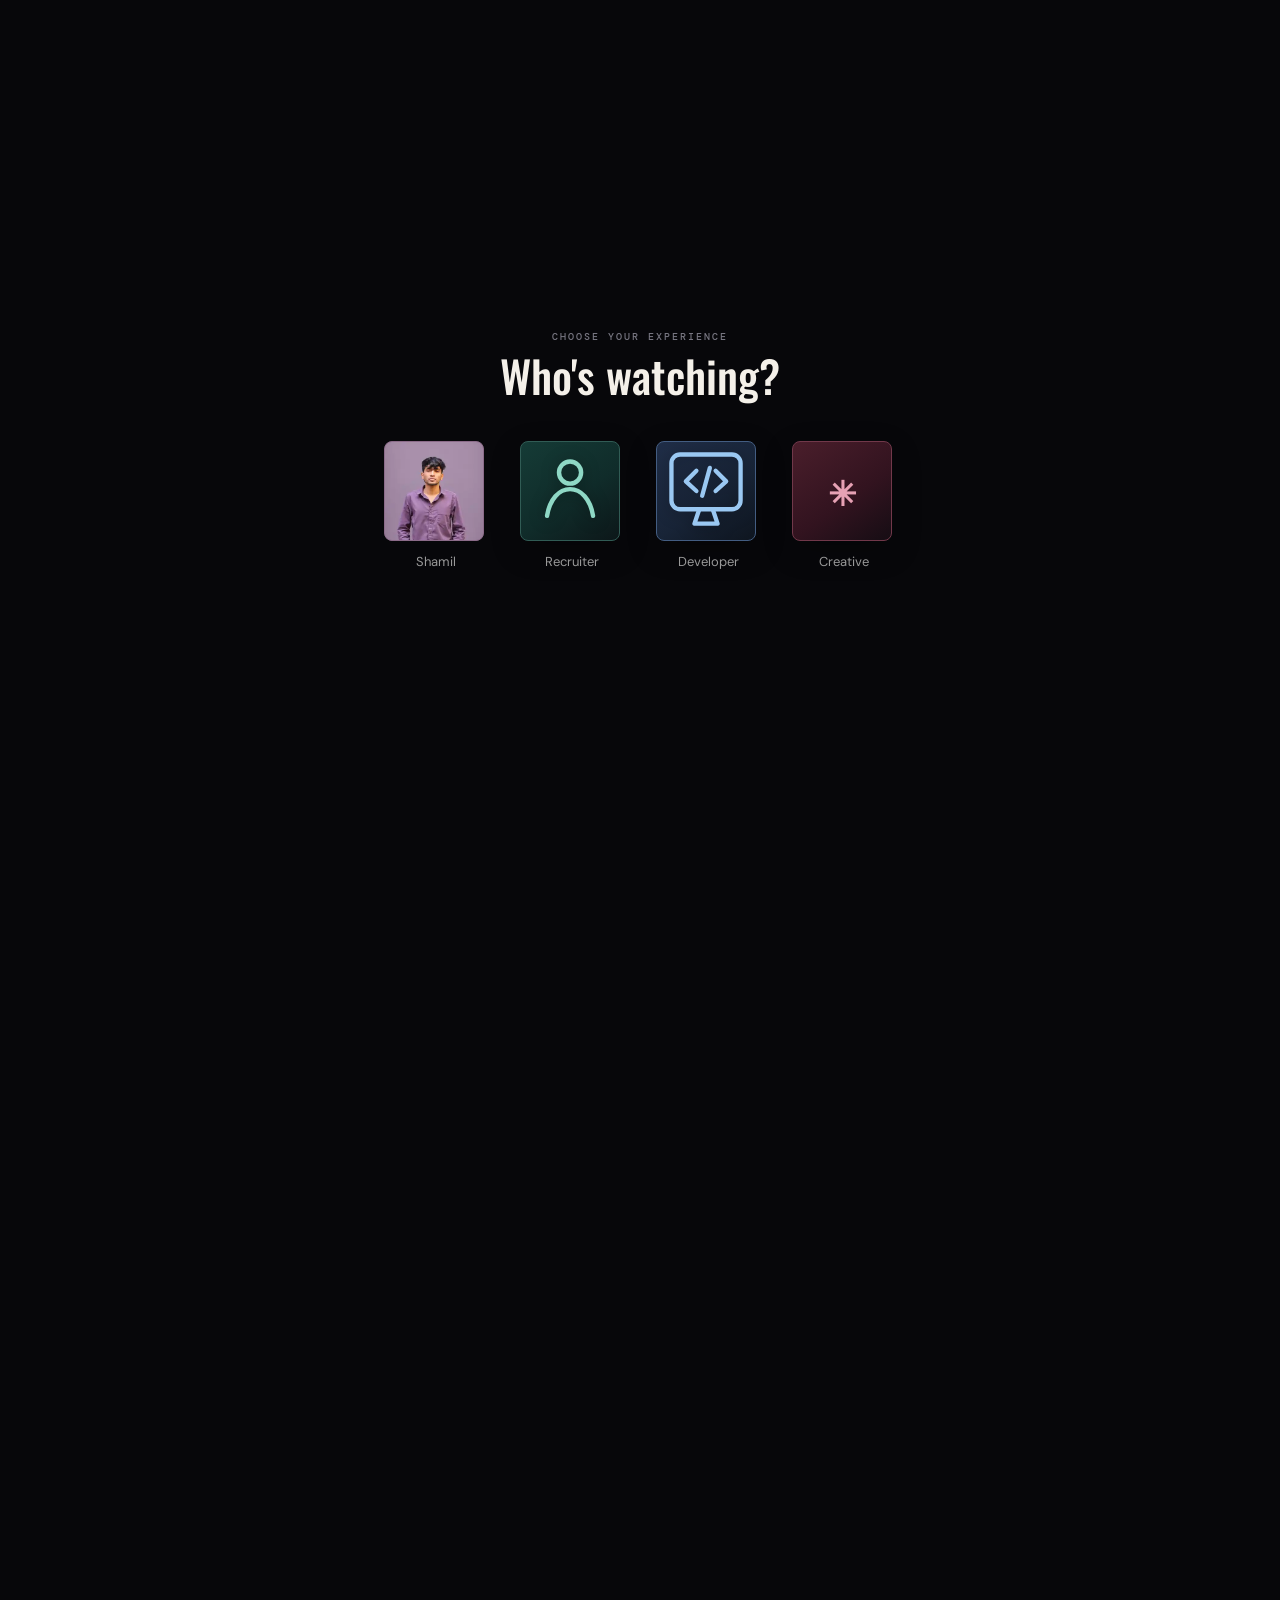
<file: index.html>
<!doctype html>
<html lang="en">
<head>
<meta charset="utf-8"><meta name="viewport" content="width=device-width,initial-scale=1"><meta name="theme-color" content="#07070a">
<title>Shamil Haneefa — The Developer</title>
<meta name="description" content="Shamil Haneefa — Flutter Developer. Explore all 16 projects across mobile apps, CRM workflows, backend products and web builds.">
<meta property="og:title" content="Shamil Haneefa — The Developer"><meta property="og:description" content="A cinematic portfolio of mobile apps, CRM projects and product builds.">
<style>
@import url('https://fonts.googleapis.com/css2?family=DM+Mono:wght@400;500&family=DM+Sans:wght@400;500;600;700&family=Oswald:wght@400;500;600;700&display=swap');
:root{--ink:#07070a;--bone:#f4f0e9;--mist:#b9b7c0;--smoke:#777681;--red:#e5132b;--red2:#ff4964;--teal:#50e3c2;--line:rgba(255,255,255,.13);--gutter:clamp(20px,5vw,76px)}*{box-sizing:border-box}html{scroll-behavior:smooth;background:var(--ink)}body{margin:0;background:var(--ink);color:var(--bone);font-family:'DM Sans',sans-serif;overflow-x:hidden}body.lock{overflow:hidden}a{color:inherit;text-decoration:none}button{font:inherit;cursor:pointer}button:focus-visible,a:focus-visible{outline:2px solid var(--teal);outline-offset:4px}.grain{position:fixed;inset:0;pointer-events:none;z-index:90;opacity:.035;background-image:url("data:image/svg+xml,%3Csvg viewBox='0 0 180 180' xmlns='http://www.w3.org/2000/svg'%3E%3Cfilter id='n'%3E%3CfeTurbulence type='fractalNoise' baseFrequency='.8' numOctaves='4' stitchTiles='stitch'/%3E%3C/filter%3E%3Crect width='100%25' height='100%25' filter='url(%23n)' opacity='.5'/%3E%3C/svg%3E")} .mono,.eyebrow,.meta{font:500 10px 'DM Mono',monospace;letter-spacing:.2em;text-transform:uppercase;color:var(--smoke)}.opening{position:fixed;inset:0;z-index:1000;background:#050506;display:grid;place-items:center;text-align:center;transition:opacity .8s,visibility .8s}.opening.done{opacity:0;visibility:hidden;pointer-events:none}.opening-inner{animation:intro .9s both}.studio{font:500 11px 'DM Mono',monospace;letter-spacing:.25em;color:#aaa;margin-bottom:24px}.studio-mark{width:62px;height:62px;margin:0 auto 28px;border:1px solid #e5e5e5;display:grid;place-items:center;font:600 23px Oswald,sans-serif;transform:rotate(45deg)}.studio-mark span{transform:rotate(-45deg)}.opening h1{font:600 clamp(54px,12vw,142px)/.86 Oswald,sans-serif;letter-spacing:.02em;margin:0;text-transform:uppercase}.opening p{color:#777;font:11px 'DM Mono',monospace;letter-spacing:.24em;margin-top:24px}.skip{position:absolute;right:24px;bottom:24px;border:1px solid #444;background:transparent;color:#aaa;padding:10px 14px;border-radius:3px;font:10px 'DM Mono',monospace;letter-spacing:.1em;text-transform:uppercase}.profiles{position:fixed;inset:0;z-index:999;background:#07070a;display:none;align-content:center;justify-items:center;padding:24px;text-align:center}.profiles.show{display:grid;animation:fade .45s both}.profiles h2{font:500 clamp(26px,5vw,44px) Oswald,sans-serif;margin:0 0 32px}.profile-row{display:flex;gap:20px;flex-wrap:wrap;justify-content:center}.profile-choice{background:none;border:0;color:#999;width:116px}.profile-icon{width:100px;height:100px;border-radius:8px;display:grid;place-items:center;font:600 34px Oswald,sans-serif;background:linear-gradient(135deg,#153c38,#101018);border:1px solid #2b4b48;transition:.25s}.profile-choice:nth-child(2) .profile-icon{background:linear-gradient(135deg,#262f52,#11121a);border-color:#353d6b}.profile-choice:nth-child(3) .profile-icon{background:linear-gradient(135deg,#48201d,#151014);border-color:#66312d}
.profile-choice:first-child .profile-icon{background:#a98ca8 url("assets/shamil-portrait.webp") center 23%/cover no-repeat;border-color:#8b6b89;font-size:0;overflow:hidden}.profile-choice:first-child:hover .profile-icon{outline-color:#f4f0e9}
.profile-choice:nth-child(2) .recruiter-icon{background:linear-gradient(145deg,#153b36 0%,#102c2a 56%,#0c1719 100%)!important;border:1px solid #315c55!important;box-shadow:0 10px 30px rgba(0,0,0,.22)!important;color:#8ed8c5;overflow:hidden;display:grid;place-items:center}.recruiter-icon svg{width:94%;height:94%;overflow:visible;fill:none;stroke:currentColor;stroke-width:4.8;stroke-linecap:round;stroke-linejoin:round;filter:drop-shadow(0 2px 8px rgba(0,0,0,.35))}.profile-choice:nth-child(2):hover .recruiter-icon{outline:2px solid #8ed8c5;transform:scale(1.04)}
.profile-choice:nth-child(3) .developer-icon{background:linear-gradient(145deg,#202e48 0%,#182437 58%,#0e151f 100%)!important;border:1px solid #435d82!important;box-shadow:0 10px 30px rgba(0,0,0,.22)!important;color:#9ac8f2;overflow:hidden;display:grid;place-items:center}.developer-icon svg{width:98%;height:98%;overflow:visible;fill:none;stroke:currentColor;stroke-width:4.5;stroke-linecap:round;stroke-linejoin:round;filter:drop-shadow(0 2px 8px rgba(0,0,0,.32))}.profile-choice:nth-child(3):hover .developer-icon{outline:2px solid #9ac8f2;transform:scale(1.04)}
.profile-choice:nth-child(4) .profile-icon{background:linear-gradient(145deg,#4a1e2b 0%,#32131f 58%,#160d14 100%)!important;border:1px solid #71384a!important;box-shadow:0 10px 30px rgba(0,0,0,.22)!important;color:#e6a1b4;display:grid;place-items:center}.profile-choice:nth-child(4):hover .profile-icon{outline:2px solid #e6a1b4;transform:scale(1.04)}.profile-choice:hover .profile-icon{outline:2px solid var(--bone);transform:scale(1.04)}.profile-choice span:last-child{display:block;margin-top:12px;font-size:13px}.site{opacity:0;transition:opacity .6s}.site.ready{opacity:1}.nav{position:fixed;top:0;left:0;right:0;z-index:80;display:flex;align-items:center;gap:32px;padding:18px var(--gutter);background:linear-gradient(#07070a 0%,rgba(7,7,10,.8) 62%,transparent);transition:background .25s}.brand{font:600 24px Oswald,sans-serif;letter-spacing:.05em}.brand b{color:var(--red2)}.nav-links{display:flex;gap:22px;font-size:12px;color:#c3c0c8}.nav-links a:hover{color:white}.nav-right{margin-left:auto;display:flex;align-items:center;gap:12px}.profile-pill{border:1px solid var(--line);background:rgba(255,255,255,.04);color:#ddd;border-radius:4px;padding:8px 10px;font:10px 'DM Mono',monospace}.hero{min-height:100svh;position:relative;display:flex;align-items:center;padding:150px var(--gutter) 80px;overflow:hidden;background:radial-gradient(ellipse at 75% 40%,rgba(19,93,80,.22),transparent 35%),radial-gradient(ellipse at 90% 20%,rgba(229,19,43,.16),transparent 35%),linear-gradient(100deg,#07070a 0%,#09090e 55%,#080a0d 100%)}.hero:before{content:"";position:absolute;width:min(54vw,690px);aspect-ratio:1;right:4%;top:12%;border:1px solid rgba(80,227,194,.14);border-radius:50%;box-shadow:0 0 0 38px rgba(80,227,194,.025),0 0 0 86px rgba(80,227,194,.02),inset 0 0 100px rgba(80,227,194,.06)}.hero:after{content:"";position:absolute;inset:0;background:linear-gradient(90deg,var(--ink) 0%,rgba(7,7,10,.88) 34%,transparent 78%),linear-gradient(0deg,var(--ink),transparent 26%);pointer-events:none}.hero-copy{position:relative;z-index:2;max-width:760px}.series-mark{font:500 11px 'DM Mono',monospace;letter-spacing:.32em;color:var(--red2);margin-bottom:20px}.hero h1{font:600 clamp(76px,14vw,190px)/.79 Oswald,sans-serif;letter-spacing:-.025em;margin:0;text-transform:uppercase}.hero h1 span{display:block;color:transparent;-webkit-text-stroke:1px rgba(244,240,233,.72)}.hero-sub{font:500 11px 'DM Mono',monospace;letter-spacing:.28em;color:var(--teal);margin:20px 0}.hero-meta{display:flex;flex-wrap:wrap;align-items:center;gap:10px;color:#d5d1d9;font-size:12px}.rating{border:1px solid #6d6a75;padding:2px 5px;font-size:10px}.hero-intro{color:#c1bec7;max-width:590px;font-size:15px;line-height:1.8;margin:24px 0}.actions{display:flex;gap:12px;flex-wrap:wrap}.btn{display:inline-flex;align-items:center;justify-content:center;gap:10px;padding:13px 18px;border:1px solid rgba(255,255,255,.25);border-radius:4px;background:rgba(255,255,255,.04);color:var(--bone);font-weight:600;font-size:13px;transition:.2s}.btn.primary{background:var(--bone);color:#09090c;border-color:var(--bone)}.btn:hover{transform:translateY(-2px);border-color:var(--teal)}.hero-side{position:absolute;right:8%;top:50%;transform:translateY(-50%);z-index:2;text-align:right;width:clamp(280px,38vw,540px);aspect-ratio:1;border-radius:50%;overflow:hidden;border:1px solid rgba(76,220,201,.24);box-shadow:0 0 0 18px rgba(76,220,201,.035),0 0 0 42px rgba(76,220,201,.025),0 30px 90px rgba(0,0,0,.35);background:#101719}.hero-portrait{display:block;width:100%;height:100%;object-fit:cover;object-position:center 25%;filter:saturate(.94);mix-blend-mode:normal}.hero-side .monogram{display:none}.hero-side p{margin-top:14px;font:10px "DM Mono",monospace;letter-spacing:.2em;color:#85838c}.monogram{font:600 clamp(90px,17vw,220px)/.8 Oswald,sans-serif;color:rgba(80,227,194,.08);-webkit-text-stroke:1px rgba(80,227,194,.18);letter-spacing:-.08em}.hero-side p{font:10px 'DM Mono',monospace;letter-spacing:.2em;color:#85838c}.scroll-cue{position:absolute;z-index:2;bottom:30px;left:var(--gutter);font:10px 'DM Mono',monospace;letter-spacing:.2em;color:#777;display:flex;align-items:center;gap:12px}.scroll-cue:before{content:"";width:32px;height:1px;background:var(--red2)}section.content-section{padding:84px 0}.gutter{padding-left:var(--gutter);padding-right:var(--gutter)}.section-head{display:flex;align-items:end;justify-content:space-between;gap:24px;margin-bottom:30px}.section-head h2{font:500 clamp(36px,6vw,68px)/.95 Oswald,sans-serif;text-transform:uppercase;margin:10px 0 0;letter-spacing:.01em}.section-head p{max-width:400px;color:#a6a3ad;font-size:13px;line-height:1.7}.watch-strip{display:grid;grid-template-columns:repeat(3,1fr);gap:12px}.watch-card{position:relative;border:1px solid var(--line);border-radius:5px;overflow:hidden;min-height:160px;padding:22px;background:linear-gradient(135deg,rgba(80,227,194,.12),transparent 55%),#101015}.watch-card:nth-child(2){background:linear-gradient(135deg,rgba(229,19,43,.18),transparent 60%),#101015}.watch-card:nth-child(3){background:linear-gradient(135deg,rgba(111,108,255,.18),transparent 60%),#101015}.watch-card .big{font:600 50px Oswald,sans-serif;color:rgba(255,255,255,.13);position:absolute;right:18px;top:10px}.watch-card h3{font:500 25px Oswald,sans-serif;margin:25px 0 5px}.watch-card p{font-size:12px;color:#a6a3ad;margin:0}.filters{display:flex;gap:8px;flex-wrap:wrap;margin:0 0 24px}.filter{border:1px solid #393841;background:transparent;color:#aaa;padding:8px 12px;border-radius:3px;font:10px 'DM Mono',monospace;text-transform:uppercase;letter-spacing:.08em}.filter.active,.filter:hover{background:var(--bone);color:var(--ink);border-color:var(--bone)}.project-grid{display:grid;grid-template-columns:repeat(3,minmax(0,1fr));gap:14px}.project{border:1px solid rgba(255,255,255,.13);border-radius:6px;overflow:hidden;background:#101015;transition:transform .3s,border-color .3s}.project:hover{transform:translateY(-5px);border-color:rgba(80,227,194,.6)}.poster{height:240px;padding:18px;position:relative;display:flex;flex-direction:column;justify-content:space-between;overflow:hidden;background:radial-gradient(circle at 80% 15%,var(--glow),transparent 45%),linear-gradient(140deg,var(--p1),#09090d 85%)}.poster:after{content:"";position:absolute;width:170px;height:170px;border:1px solid rgba(255,255,255,.2);border-radius:50%;right:-28px;bottom:-55px;box-shadow:0 0 0 22px rgba(255,255,255,.025),0 0 0 52px rgba(255,255,255,.02)}.poster .idx,.poster .tag{font:10px 'DM Mono',monospace;letter-spacing:.16em;color:#ddd;position:relative;z-index:1}.poster .mark{position:relative;z-index:1;font:600 clamp(55px,8vw,100px)/.85 Oswald,sans-serif;letter-spacing:-.04em;color:rgba(255,255,255,.92)}.poster .poster-title{position:relative;z-index:1;font:500 28px/.98 Oswald,sans-serif;text-transform:uppercase;max-width:250px}.project-info{padding:15px 16px 18px}.project-info .type{font:10px 'DM Mono',monospace;color:var(--teal);letter-spacing:.14em;text-transform:uppercase}.project-info h3{font:500 22px Oswald,sans-serif;margin:7px 0}.project-info p{color:#a9a6b0;font-size:12px;line-height:1.65;margin:0 0 14px}.project-foot{display:flex;justify-content:space-between;align-items:center;color:#777;font:10px 'DM Mono',monospace}.text-link{color:var(--bone);border-bottom:1px solid #6d6a75;padding-bottom:3px}.project[hidden]{display:none}.crm-block{margin-top:54px}.crm-title{font:500 clamp(28px,4vw,44px) Oswald,sans-serif;margin:0 0 8px}.crm-note{color:#aaa;font-size:13px;max-width:650px;margin-bottom:22px}.crm-grid{display:grid;grid-template-columns:repeat(3,1fr);gap:12px}.crm-item{border-left:2px solid var(--teal);background:linear-gradient(100deg,rgba(80,227,194,.08),transparent),#101015;padding:20px}.crm-item h4{font:500 23px Oswald,sans-serif;margin:0 0 7px}.crm-item p{font-size:12px;color:#a7a4ad;line-height:1.65;margin:0}.about-layout{display:grid;grid-template-columns:.85fr 1.15fr;gap:50px}.about-lead{font:500 clamp(28px,4.5vw,54px)/1.12 Oswald,sans-serif;margin:0}.about-copy{font-size:14px;line-height:1.9;color:#aaa7b1;margin-top:0}.skill-pills{display:flex;gap:8px;flex-wrap:wrap;margin-top:24px}.skill-pills span{padding:9px 11px;border:1px solid #34333d;border-radius:3px;color:#c5c2cb;font:11px 'DM Mono',monospace}.timeline{border-top:1px solid var(--line)}.timeline-row{display:grid;grid-template-columns:180px 1fr;gap:28px;padding:25px 0;border-bottom:1px solid var(--line)}.timeline-row h3{font:500 24px Oswald,sans-serif;margin:0 0 8px}.timeline-row p{color:#a6a3ad;font-size:13px;line-height:1.75;margin:0;max-width:780px}.contact-band{padding:60px var(--gutter);background:radial-gradient(ellipse at 80% 20%,rgba(80,227,194,.12),transparent 45%),linear-gradient(100deg,#101014,#0a0a0d);border-top:1px solid var(--line);border-bottom:1px solid var(--line)}.contact-band h2{font:500 clamp(44px,8vw,96px)/.9 Oswald,sans-serif;margin:14px 0 20px;text-transform:uppercase}.contact-band p{color:#aaa;max-width:520px;line-height:1.8;font-size:14px}.footer{display:flex;justify-content:space-between;gap:18px;flex-wrap:wrap;padding:25px var(--gutter);font:10px 'DM Mono',monospace;color:#777}.modal{position:fixed;inset:0;z-index:300;background:rgba(0,0,0,.8);backdrop-filter:blur(10px);display:none;place-items:center;padding:20px}.modal.open{display:grid;animation:fade .2s}.modal-box{max-width:650px;width:100%;max-height:85vh;overflow:auto;background:#111116;border:1px solid #44424b;border-radius:8px;padding:clamp(24px,5vw,42px);position:relative}.modal-close{position:absolute;right:15px;top:15px;background:transparent;border:1px solid #555;color:white;width:34px;height:34px;border-radius:50%;font-size:20px}.modal-box h2{font:500 clamp(34px,6vw,56px) Oswald,sans-serif;margin:16px 35px 10px 0}.modal-stack{display:flex;gap:7px;flex-wrap:wrap;margin:20px 0}.modal-stack span{font:10px 'DM Mono',monospace;border:1px solid #444;padding:7px 9px;color:#ccc}.modal-box p{font-size:14px;line-height:1.8;color:#b9b6bf}.modal-box ul{padding-left:20px;color:#c7c4cc;font-size:13px;line-height:1.9}.modal-box .btn{margin-top:10px}.resume-lines{white-space:pre-line;color:#c7c4cc;font-size:13px;line-height:1.9}.hidden{display:none!important}@keyframes intro{from{opacity:0;transform:translateY(14px);letter-spacing:.1em}to{opacity:1;transform:translateY(0)}}@keyframes fade{from{opacity:0}to{opacity:1}}@media(max-width:850px){.nav{gap:16px}.nav-links{gap:12px}.hero-side{right:4%;top:48%;width:clamp(220px,38vw,350px)}.hero-portrait{object-position:center 25%}.hero-side p{max-width:100%}.project-grid{grid-template-columns:repeat(2,minmax(0,1fr))}.crm-grid{grid-template-columns:repeat(2,1fr)}.about-layout{grid-template-columns:1fr;gap:20px}.watch-strip{grid-template-columns:1fr}.watch-card{min-height:125px}.watch-card h3{margin-top:18px}}@media(max-width:560px){.nav{padding-top:14px;padding-bottom:14px}.nav-links{display:none}.hero{padding-top:130px;min-height:92svh}.hero:before{width:90vw;right:-24%;top:16%}.hero-side{right:5%;top:43%;width:clamp(145px,42vw,230px)}.hero-portrait{object-position:center 24%}.hero-side p{font-size:8px}.hero h1{font-size:clamp(74px,20vw,118px)}.hero-intro{font-size:13px;max-width:95%}.hero-meta{font-size:10px}.section-head{display:block}.section-head p{margin-top:15px}.project-grid{grid-template-columns:1fr}.poster{height:230px}.crm-grid{grid-template-columns:1fr}.timeline-row{grid-template-columns:1fr;gap:8px}.timeline-row h3{font-size:22px}.contact-band{padding-top:45px;padding-bottom:45px}.footer{display:block;line-height:2}.profile-icon{width:86px;height:86px}.profile-choice{width:96px}}
/* Final layout overrides: consistent page gutters and stacked section descriptions. */
section.content-section{padding:clamp(68px,7vw,100px) var(--gutter)!important}
section.content-section.gutter{padding-left:var(--gutter)!important;padding-right:var(--gutter)!important}
section.content-section>.gutter{padding-left:0!important;padding-right:0!important}
section[id]{scroll-margin-top:88px}
.section-head{display:flex!important;flex-direction:column!important;align-items:flex-start!important;justify-content:flex-start!important;gap:0!important;width:100%!important;min-width:0!important;margin:0 0 34px!important;padding:0!important}
.section-head>div{display:block!important;width:100%!important;min-width:0!important;flex:none!important}
.section-head h2{display:block!important;width:100%!important;margin:12px 0 0!important;line-height:.98!important;text-align:left!important;overflow-wrap:break-word}
.section-head>p{display:block!important;position:static!important;float:none!important;align-self:flex-start!important;justify-self:start!important;flex:none!important;width:100%!important;max-width:760px!important;margin:18px 0 0!important;text-align:left!important;font-size:13px!important;line-height:1.8!important}
.project-grid,.crm-grid,.watch-strip{width:100%;min-width:0;align-items:stretch;justify-items:stretch}
.project-grid{grid-template-columns:repeat(3,minmax(0,1fr));grid-auto-rows:1fr;column-gap:16px;row-gap:16px}
.project{width:100%;min-width:0;height:100%;display:flex;flex-direction:column}
.project .poster{flex:0 0 230px;min-height:230px}
.project-info{display:flex;flex:1;flex-direction:column;align-items:flex-start;min-width:0}
.project-info p{width:100%;max-width:none;flex:1}
.project-foot{width:100%;gap:10px;align-items:center}
.project-foot span{min-width:0;overflow-wrap:anywhere}
.crm-grid{grid-template-columns:repeat(3,minmax(0,1fr));gap:14px}
.crm-item{height:100%;min-width:0}
.watch-strip{grid-template-columns:repeat(3,minmax(0,1fr));gap:14px}
.watch-card{height:100%;min-width:0}
#staypaw-card{grid-template-columns:minmax(0,1fr);max-width:900px}
.about-layout{grid-template-columns:minmax(0,1fr)!important;gap:22px!important;align-items:start}
.about-lead{max-width:1000px}
.about-copy{max-width:900px}
.timeline-row{align-items:start}
@media(max-width:850px){
 .project-grid{grid-template-columns:repeat(2,minmax(0,1fr))}
 .crm-grid{grid-template-columns:repeat(2,minmax(0,1fr))}
 .watch-strip{grid-template-columns:repeat(2,minmax(0,1fr))}
 .section-head>p{max-width:680px!important}
}
@media(max-width:560px){
 section.content-section{padding:64px var(--gutter)!important}
 .project-grid,.crm-grid,.watch-strip{grid-template-columns:minmax(0,1fr)}
 #staypaw-card{max-width:none}
 .project .poster{flex-basis:220px;min-height:220px}
 .section-head{margin-bottom:28px!important}
 .section-head h2{font-size:clamp(34px,10vw,54px)}
 .section-head>p{max-width:100%!important;margin-top:14px!important}
}
@media(prefers-reduced-motion:reduce){*,*:before,*:after{scroll-behavior:auto!important;animation:none!important;transition:none!important}}

/* Hero portrait: match the reference composition */
.hero:before{display:none!important}
.hero-side{right:8%!important;top:50%!important;width:clamp(440px,38vw,560px)!important;aspect-ratio:1;border-radius:50%;overflow:visible;box-shadow:none!important;border:0!important}
.hero-portrait{width:100%;height:100%;object-fit:cover;object-position:center 25%}
@media(max-width:850px){.hero-side{right:4%!important;width:clamp(220px,34vw,350px)!important}}
@media(max-width:560px){.hero-side{right:5%!important;top:43%!important;width:clamp(145px,42vw,230px)!important}}

/* Hero portrait accent rings outside the image circle */
.hero-side{
  overflow:visible!important;
  isolation:isolate;
  box-shadow:none!important;
  background:transparent!important;
}
.hero-side::before,
.hero-side::after{
  content:"";
  position:absolute;
  inset:-7%;
  border-radius:50%;
  pointer-events:none;
  z-index:0;
}
.hero-side::before{
  border:1px solid rgba(76,220,201,.28);
  box-shadow:0 0 0 18px rgba(76,220,201,.045),0 0 0 42px rgba(76,220,201,.025);
}
.hero-side::after{
  inset:-15%;
  border:1px solid rgba(229,19,43,.10);
  box-shadow:0 0 0 26px rgba(229,19,43,.025);
}
.hero-portrait{
  position:relative;
  z-index:1;
  display:block;
  width:100%;
  height:100%;
  border-radius:50%;
  object-fit:cover;
  object-position:center 25%;
  border:1px solid rgba(76,220,201,.24);
  box-shadow:0 30px 90px rgba(0,0,0,.35);
}
@media(max-width:560px){
  .hero-side::before{inset:-6%;box-shadow:0 0 0 10px rgba(76,220,201,.04),0 0 0 23px rgba(76,220,201,.025)}
  .hero-side::after{inset:-13%;box-shadow:0 0 0 14px rgba(229,19,43,.02)}
}


/* Cinematic motion pass — restrained, responsive, and reduced-motion aware */
@keyframes heroCopyIn{from{opacity:0;transform:translate3d(0,24px,0)}to{opacity:1;transform:translate3d(0,0,0)}}
@keyframes portraitIn{from{opacity:0;transform:translate3d(28px,-50%,0) scale(.965)}to{opacity:1;transform:translate3d(0,-50%,0) scale(1)}}
@keyframes ringBreathe{0%,100%{transform:scale(1);opacity:.82}50%{transform:scale(1.025);opacity:1}}
@keyframes accentDrift{0%,100%{transform:translate3d(0,0,0)}50%{transform:translate3d(0,-8px,0)}}
@keyframes navEnter{from{opacity:0;transform:translateY(-7px)}to{opacity:1;transform:translateY(0)}}
#site.ready .hero-copy{animation:heroCopyIn .8s cubic-bezier(.2,.7,.2,1) both}
#site.ready .hero-side{animation:portraitIn 1s cubic-bezier(.2,.7,.2,1) .12s both}
#site.ready .hero-side::before{animation:ringBreathe 7s ease-in-out 1.1s infinite}
#site.ready .hero-side::after{animation:ringBreathe 9s ease-in-out 1.5s infinite reverse}
#site.ready .nav-links a{animation:navEnter .45s ease both}
#site.ready .nav-links a:nth-child(2){animation-delay:.04s}
#site.ready .nav-links a:nth-child(3){animation-delay:.08s}
#site.ready .nav-links a:nth-child(4){animation-delay:.12s}
#site.ready .nav-links a:nth-child(5){animation-delay:.16s}
#site.ready .hero .eyebrow{animation:heroCopyIn .55s ease .08s both}
#site.ready .hero .hero-meta{animation:heroCopyIn .6s ease .25s both}
#site.ready .hero .hero-actions{animation:heroCopyIn .65s ease .32s both}
#site.ready .hero .scroll-cue{animation:heroCopyIn .7s ease .6s both}
.nav-links a{transition:color .22s ease,opacity .22s ease}
.nav-links a:hover{color:var(--accent,#54e2cc);opacity:1}
.nav-links a::after{transition:transform .24s ease}
.project,.crm-item,.skill-card,.timeline-item,.about-card{transition:transform .28s ease,border-color .28s ease,background-color .28s ease,box-shadow .28s ease}
.project:hover,.crm-item:hover,.skill-card:hover,.timeline-item:hover,.about-card:hover{transform:translateY(-5px);border-color:rgba(76,220,201,.42);box-shadow:0 16px 38px rgba(0,0,0,.2)}
.poster{transition:filter .3s ease,background-size .4s ease}
.project:hover .poster{filter:saturate(1.12) brightness(1.06)}
button,a,.text-link{ -webkit-tap-highlight-color:transparent}
button:not(:disabled){transition:transform .2s ease,filter .2s ease,border-color .2s ease,background-color .2s ease}
button:not(:disabled):hover{filter:brightness(1.06)}
button:not(:disabled):active{transform:translateY(1px) scale(.99)}
.hero-side::before,.hero-side::after{transform-origin:center}
#site.motion-ready .motion-reveal{opacity:0;transform:translate3d(0,22px,0);transition:opacity .65s ease,transform .65s cubic-bezier(.2,.7,.2,1)}
#site.motion-ready .motion-reveal.is-visible{opacity:1;transform:translate3d(0,0,0)}
#site.motion-ready .project.motion-reveal:nth-child(3n+2){transition-delay:.07s}
#site.motion-ready .project.motion-reveal:nth-child(3n){transition-delay:.13s}
#site.motion-ready .crm-item.motion-reveal:nth-child(3n+2){transition-delay:.06s}
#site.motion-ready .crm-item.motion-reveal:nth-child(3n){transition-delay:.12s}
@media(max-width:850px){
  .project:hover,.crm-item:hover,.skill-card:hover,.timeline-item:hover,.about-card:hover{transform:translateY(-2px)}
  #site.ready .hero-side::before,#site.ready .hero-side::after{animation:none}
}
@media(prefers-reduced-motion:reduce){
  #site.ready .hero-copy,#site.ready .hero-side,#site.ready .nav-links a,#site.ready .hero .eyebrow,#site.ready .hero .hero-meta,#site.ready .hero .hero-actions,#site.ready .hero .scroll-cue,
  #site.ready .hero-side::before,#site.ready .hero-side::after{animation:none!important}
  #site.motion-ready .motion-reveal{opacity:1!important;transform:none!important;transition:none!important}
  .project,.crm-item,.skill-card,.timeline-item,.about-card,button,a,.text-link{transition:none!important}
}


/* Hero alignment correction: reserve a real column for the portrait and preserve vertical centering during animation */
@media(min-width:851px){
  .hero-copy{width:48vw;max-width:720px;min-width:0}
  .hero h1{font-size:clamp(76px,10.8vw,166px);line-height:.82;overflow-wrap:normal}
  .hero-intro{max-width:540px}
  .hero-side{right:7%!important;top:50%!important;width:clamp(400px,36vw,540px)!important;transform:translateY(-50%)}
}
@media(min-width:851px) and (max-width:1100px){
  .hero-copy{width:46vw}
  .hero h1{font-size:clamp(72px,9.7vw,118px)}
  .hero-side{right:4%!important;width:clamp(360px,38vw,420px)!important}
}
@media(max-width:850px){
  .hero{align-items:flex-start;padding-top:clamp(150px,22vh,210px);padding-bottom:100px;min-height:100svh}
  .hero-copy{width:100%;max-width:600px}
  .hero h1{font-size:clamp(76px,12vw,120px);line-height:.82}
  .hero-side{top:auto!important;right:8%!important;bottom:8%!important;width:clamp(220px,32vw,300px)!important;transform:none}
  .hero-side::before{inset:-6%}
  .hero-side::after{inset:-12%}
}
@media(max-width:560px){
  .hero{padding-top:135px;padding-bottom:320px;min-height:100svh}
  .hero-copy{max-width:100%}
  .hero h1{font-size:clamp(68px,17vw,102px);line-height:.84}
  .hero-sub{margin:15px 0}
  .hero-meta{max-width:100%;gap:7px}
  .hero-intro{max-width:100%;font-size:13px;line-height:1.65;margin:18px 0}
  .hero-side{right:12%!important;bottom:54px!important;top:auto!important;width:clamp(170px,48vw,220px)!important;transform:none}
  .hero-side::before{inset:-6%;box-shadow:0 0 0 10px rgba(76,220,201,.04),0 0 0 23px rgba(76,220,201,.025)}
  .hero-side::after{inset:-13%;box-shadow:0 0 0 14px rgba(229,19,43,.02)}
  .scroll-cue{bottom:18px}
}

</style>
</head>
<body class="lock">
<div class="grain"></div>
<div class="opening" id="opening"><div class="opening-inner"><div class="studio-mark"><span>SH</span></div><div class="studio">A SHAMIL ORIGINAL</div><h1>THE<br>SERIES</h1><p>FLUTTER DEVELOPER · MOBILE PRODUCTS</p></div><button class="skip" id="skip-intro">Skip intro ↗</button></div>
<div class="profiles" id="profiles"><div class="eyebrow">Choose your experience</div><h2>Who's watching?</h2><div class="profile-row"><button class="profile-choice" data-profile="shamil"><span class="profile-icon portrait-icon" role="img" aria-label="Shamil portrait"></span><span>Shamil</span></button><button class="profile-choice" data-profile="recruiter"><span class="profile-icon recruiter-icon" role="img" aria-label="Recruiter icon"><svg viewBox="0 0 100 100" aria-hidden="true"><circle cx="50" cy="31" r="12"></circle><path d="M25 78c3-18 13-29 25-29s22 11 25 29"></path></svg></span><span>Recruiter</span></button><button class="profile-choice" data-profile="developer"><span class="profile-icon developer-icon" role="img" aria-label="Developer code icon"><svg viewBox="0 0 100 100" aria-hidden="true"><rect x="14" y="13" width="72" height="57" rx="9"></rect><path d="M40 30 29 41l11 10M60 30l11 11-11 10M54 27l-8 29M38 85h24M43 70l-5 15M57 70l5 15"></path></svg></span><span>Developer</span></button><button class="profile-choice" data-profile="creative"><span class="profile-icon">✳</span><span>Creative</span></button></div></div>
<div class="site" id="site">
<nav class="nav"><a class="brand" href="#top">SH<b>.</b></a><div class="nav-links"><a href="#projects">Projects</a><a href="#about">About</a><a href="#journey">Journey</a><a href="#skills">Skills</a><a href="#contact">Contact</a></div><div class="nav-right"><button class="profile-pill" id="switch-profile">PROFILE ↗</button></div></nav>
<main>
<section class="hero" id="top"><div class="hero-copy"><div class="series-mark">A SHAMIL ORIGINAL</div><h1>SHAMIL<span>HANEEFA</span></h1><div class="hero-sub">THE FLUTTER DEVELOPER</div><div class="hero-meta"><span class="rating">PORTFOLIO</span><span>Flutter & Dart</span><span>•</span><span>iOS + Android</span><span>•</span><span>Build · Integrate · Ship</span></div><p class="hero-intro">I build cross-platform mobile applications and practical product workflows — from polished Flutter interfaces to API integration, native Android features, debugging, and release.</p><div class="actions"><a class="btn primary" href="#projects">▶ Explore my work</a><button class="btn" id="open-resume">＋ Quick resume</button></div></div><div class="hero-side"><img class="hero-portrait" src="assets/IMG_20261010_025201.png?v=1" alt="Shamil Haneefa portrait"></div><div class="scroll-cue">SCROLL TO EXPLORE</div></section>
<section class="content-section gutter" id="watch"><div class="section-head"><div><div class="eyebrow">CONTINUE EXPLORING</div><h2>Pick up the story.</h2></div><p>Product work across mobile applications, CRM workflows, backend integration, and independent builds.</p></div><div class="watch-strip"><a class="watch-card" href="#projects"><span class="big">01</span><div class="eyebrow">Production app</div><h3>Contact Boss</h3><p>Cross-platform contact and call management.</p></a><a class="watch-card" href="#projects"><span class="big">02</span><div class="eyebrow">Product build</div><h3>StayPaw</h3><p>Pet care, shelter, booking and messaging platform.</p></a><a class="watch-card" href="#crm"><span class="big">03</span><div class="eyebrow">Business workflows</div><h3>CRM Projects</h3><p>Solaris, VidyaNexis, Travel Allowance and Expenses.</p></a></div></section>
<section class="content-section" id="projects"><div class="gutter"><div class="section-head"><div><div class="eyebrow">01 / ALL 16 PROJECTS</div><h2>Originals.</h2></div><p>Each project is a different kind of problem: mobile product delivery, API-first architecture, CRM workflow design, or an independent build.</p></div><div class="filters"><button class="filter active" data-filter="all">All work</button><button class="filter" data-filter="mobile">Mobile</button><button class="filter" data-filter="crm">CRM</button><button class="filter" data-filter="backend">Backend / product</button><button class="filter" data-filter="web">Web / creative</button></div><div class="project-grid" id="project-grid"></div>
<div class="crm-block" id="crm"><div class="eyebrow">CRM MODULES / BUSINESS SYSTEMS</div><h3 class="crm-title">CRM modules & workflows.</h3><p class="crm-note">Business workflow development across employee management, leads, customers, travel claims, expenses, and service information.</p><div class="crm-grid">
<article class="crm-item"><h4>Solaris</h4><p>Employee Management CRM — Travel Allowance dashboards, claims, reports, approvals, expenses, and role-based access.</p></article>
<article class="crm-item"><h4>Lead &amp; Customer Workflows</h4><p>CRM improvements across lead sorting, customer information, place mapping, AMC dates, and work-completion tracking.</p></article>
<article class="crm-item"><h4>Travel Allowance</h4><p>Dedicated claim lifecycle with distance × rate calculation, paginated claim lists, reports, and approve/reject actions.</p></article>
<article class="crm-item"><h4>Expense Management</h4><p>Expense workflows, lead-context auto-association, model updates, and form/loading-state fixes.</p></article>
<article class="crm-item"><h4>Lead Management</h4><p>Lead listing, latest sorting, contextual association, and additional workflow fields.</p></article>
<article class="crm-item"><h4>Customer Management</h4><p>Customer data presentation and backend field mapping, including Place based on Address2.</p></article>
</div></div></div></section>

<section class="content-section gutter" id="about"><div class="section-head"><div><div class="eyebrow">03 / THE DEVELOPER</div><h2>Curious by default.</h2></div></div><div class="about-layout"><p class="about-lead">I turn product requirements into reliable mobile experiences — with care for architecture, integration, and the small details that make an app feel finished.</p><div><p class="about-copy">My work spans Flutter application development, REST API integration, state management, local persistence, CRM modules, and native Android integration. I enjoy owning features from UI implementation through debugging, testing, and deployment. At UFS Technologies, I built applications from scratch and contributed to shipping across iOS and Android.</p><p class="about-copy">I also build independently: StayPaw's API-first product architecture, a music player, a team scheduler, a minimal-luxury storefront for House of Scents, and a 2D pen-fighting physics prototype.</p><div class="skill-pills"><span>Flutter & Dart</span><span>Clean Architecture</span><span>BLoC / Cubit</span><span>Riverpod</span><span>Provider</span><span>REST APIs / Dio</span><span>SQLite / SQL</span><span>Node.js</span><span>Kotlin / MethodChannel</span><span>Git & GitHub</span><span>Postman</span><span>App deployment</span></div></div></div></section>
<section class="content-section gutter" id="journey"><div class="section-head"><div><div class="eyebrow">04 / THE JOURNEY</div><h2>Built through doing.</h2></div><p>From hands-on app development to product architecture, the thread is the same: build, integrate, debug, improve.</p></div><div class="timeline"><div class="timeline-row"><div class="mono">EXPERIENCE</div><div><h3>Flutter Developer · UFS Technologies</h3><p>Built and deployed cross-platform mobile applications from scratch. Worked on CRM capabilities, API integrations, native Android functionality, debugging, and release workflows.</p></div></div><div class="timeline-row"><div class="mono">PRODUCTION</div><div><h3>Contact Boss</h3><p>Worked on a cross-platform contact and call-management app and helped take it through iOS and Android deployment.</p></div></div><div class="timeline-row"><div class="mono">BUSINESS SYSTEMS</div><div><h3>Solaris · VidyaNexis</h3><p>Implemented employee-management, travel allowance, expense, lead, and customer workflows with API-driven data and permission-aware UI.</p></div></div><div class="timeline-row"><div class="mono">FULL STACK</div><div><h3>StayPaw</h3><p>Designed a Flutter client architecture and backend modules for authentication, shelters, bookings, messages, pet profiles, and activity timelines.</p></div></div><div class="timeline-row"><div class="mono">INDEPENDENT</div><div><h3>Projects beyond CRM</h3><p>Music Player · Team Scheduler · House of Scents · Pen Fight Physics Game.</p></div></div></div></section>
<section class="content-section gutter" id="skills"><div class="section-head"><div><div class="eyebrow">05 / TOOLKIT</div><h2>My stack.</h2></div><p>Tools selected around the needs of the product, the API, and the user experience.</p></div><div class="crm-grid"><article class="crm-item"><h4>Mobile</h4><p>Flutter, Dart, Material UI, responsive layouts, platform integration, app release workflows.</p></article><article class="crm-item"><h4>Architecture</h4><p>Clean Architecture, Repository pattern, BLoC/Cubit, Riverpod, Provider.</p></article><article class="crm-item"><h4>Integration</h4><p>REST APIs, Dio, JSON models, authentication flows, Kotlin, MethodChannel.</p></article><article class="crm-item"><h4>Data & Backend</h4><p>SQLite, MySQL, PostgreSQL, Node.js, Supabase, offline-first patterns.</p></article><article class="crm-item"><h4>Quality</h4><p>Debugging, loading and error states, maintainability, performance-conscious UI.</p></article><article class="crm-item"><h4>Delivery</h4><p>Git, GitHub, Postman, Android/iOS builds, App Store and Play Store deployment.</p></article></div></section>
<section class="contact-band" id="contact"><div class="eyebrow">06 / NEXT CHAPTER</div><h2>Have a good<br>problem to solve?</h2><p>I'm open to Flutter Developer opportunities, collaborations, and building useful products with thoughtful teams.</p><div class="actions"><a class="btn primary" href="mailto:shamilhaneefa.dev@gmail.com">shamilhaneefa.dev@gmail.com ↗</a><a class="btn" href="https://github.com/xam-i" target="_blank" rel="noreferrer">Explore GitHub ↗</a></div></section>
</main><footer class="footer"><span>© 2026 SHAMIL HANEEFA · THE DEVELOPER SERIES</span><span>Designed with intent. Built with care.</span><a href="#top">Back to top ↑</a></footer>
</div>
<div class="modal" id="project-modal" role="dialog" aria-modal="true" aria-labelledby="modal-title"><div class="modal-box"><button class="modal-close" data-close aria-label="Close">×</button><div class="eyebrow">PROJECT CASE STUDY</div><h2 id="modal-title"></h2><div class="modal-stack" id="modal-stack"></div><p id="modal-copy"></p><ul id="modal-features"></ul><a class="btn primary" id="modal-link" href="https://github.com/xam-i" target="_blank" rel="noreferrer">Explore source ↗</a></div></div>
<div class="modal" id="resume-modal" role="dialog" aria-modal="true" aria-labelledby="resume-title"><div class="modal-box"><button class="modal-close" data-close aria-label="Close">×</button><div class="eyebrow">THE FULL STORY</div><h2 id="resume-title">Shamil Haneefa</h2><p><strong>Flutter Developer · Bengaluru, India</strong></p><p>1 year of professional experience building cross-platform mobile apps, CRM workflows, REST API integrations, and native Android features.</p><div class="eyebrow">SELECTED WORK</div><p class="resume-lines">Contact Boss — shipped cross-platform contact and call management app.<br>StayPaw — Flutter client and REST API backend for pet-care workflows.<br>Solaris — employee management, travel allowance, expenses and reports.<br>VidyaNexis — lead and customer CRM improvements.<br>Additional: House of Scents, Music Player, Team Scheduler, Pen Fight.</p><div class="eyebrow">TECHNICAL SKILLS</div><p>Flutter · Dart · BLoC/Cubit · Riverpod · Provider · REST APIs · Dio · SQLite · MySQL · PostgreSQL · Node.js · Kotlin · MethodChannel · Git · Postman</p><div class="actions"><a class="btn primary" href="mailto:shamilhaneefa.dev@gmail.com">Contact me ↗</a><a class="btn" href="https://github.com/xam-i" target="_blank" rel="noreferrer">GitHub ↗</a></div></div></div>
<script>
const projects=[
{id:'contact-boss',title:'Contact Boss',type:'Production mobile app',category:'mobile',mark:'CB',number:'01',p1:'#092f2a',glow:'rgba(80,227,194,.32)',stack:['Flutter','Dart','Kotlin / MethodChannel','REST APIs'],desc:'A cross-platform contact and call-management application built from scratch and shipped to iOS and Android. Work included mobile UI, CRM-style contact workflows, native integration, debugging, and release.',features:['Contact management and call-log workflows','Cross-platform iOS and Android delivery','Native Android integration','App Store and Play Store release workflow'],link:'https://github.com/ufsgit/contactboss.git'},
{id:'staypaw',title:'StayPaw',type:'Full-stack product',category:'backend',mark:'SP',number:'02',p1:'#102d49',glow:'rgba(91,200,255,.3)',stack:['Flutter','Riverpod','Dio','Node.js','MySQL','REST API'],desc:'A pet-care platform connecting pet owners, shelters, bookings, messaging, pet profiles, and care activity timelines. The client uses repository-based architecture and a centralized Dio API client.',features:['Google, Apple and phone authentication flows','Shelter and admin APIs','Bookings and messaging','Pet profiles and care activity timeline'],link:'https://github.com/xam-i/StayPaw'},
{id:'solaris',title:'Solaris',type:'Employee Management CRM',category:'crm',mark:'SO',number:'03',p1:'#42250e',glow:'rgba(255,193,107,.28)',stack:['Flutter','Provider','Dio','REST APIs'],desc:'Employee-management workflows with travel claims, expense management, reports, approvals, and role-based menu access.',features:['Travel allowance dashboard and claim lifecycle','Distance × rate calculations','Expense management and lead association','Approve/reject actions and reports'],link:'https://github.com/ufsgit/bodhie_solar'},
{id:'vidyanexis',title:'Lead & Customer Workflows',type:'CRM modules',category:'crm',mark:'VN',number:'04',p1:'#173319',glow:'rgba(168,230,109,.28)',stack:['Flutter','Dart','REST APIs','Dio'],desc:'CRM workflow improvements across lead and customer screens, including sorting, field mapping, and service-related date fields.',features:['Lead listing and latest sorting','Customer information mapping','Place field mapping to Address2','AMC Date and Work Completion Date'],link:'https://github.com/ufsgit/vidyanexis'},
{id:'travel',title:'Travel Allowance',type:'CRM workflow',category:'crm',mark:'TA',number:'05',p1:'#44220e',glow:'rgba(255,152,87,.25)',stack:['Flutter','Provider','Dio','REST APIs'],desc:'A dedicated travel-claim module with dashboard, claim list, create, edit, view, and report screens.',features:['Claim creation and editing','Distance-based rate calculation','Pagination and reports','Approval and rejection'],link:'https://github.com/ufsgit/bodhie_solar'},
{id:'expenses',title:'Expense Management',type:'CRM workflow',category:'crm',mark:'EX',number:'06',p1:'#28193f',glow:'rgba(193,160,255,.25)',stack:['Flutter','Dart','Dio','REST APIs'],desc:'Expense workflows connected to CRM lead context, with model enhancements and fixes for duplicate entry points and loading states.',features:['Lead-context auto-association','Expense model improvements','Duplicate action cleanup','Loading-state fixes'],link:'https://github.com/ufsgit/bodhie_solar'},
{id:'music',title:'Music Player',type:'Audio app',category:'mobile',mark:'MP',number:'07',p1:'#2d1740',glow:'rgba(201,155,255,.28)',stack:['Flutter','Dart','just_audio','audio_session'],desc:'A Flutter music-player project focused on playback, audio handling, and media presentation.',features:['Audio playback','Track presentation','Playback controls'],link:'https://github.com/xam-i/music_player'},
{id:'scheduler',title:'Team Scheduler',type:'Scheduling app',category:'mobile',mark:'TS',number:'08',p1:'#103843',glow:'rgba(97,224,232,.25)',stack:['Flutter','Dart','Supabase'],desc:'A scheduling application built as a machine-test project, with Supabase-backed data workflows.',features:['Scheduling flows','Backend integration','Data-driven UI'],link:'https://github.com/xam-i/team_scheduler'},
{id:'scents',title:'House of Scents',type:'Client storefront',category:'web',mark:'HOS',number:'09',p1:'#3a2a13',glow:'rgba(217,189,138,.27)',stack:['Responsive Web','E-commerce','UI/UX'],desc:'A minimal-luxury storefront concept for fragrance and diffuser products, with product discovery and commerce journeys.',features:['Home, shop and product details','Cart, checkout and wishlist concepts','FAQ and contact pages','WhatsApp integration'],link:'https://github.com/xam-i/HOS-House-Of-Scents'},
{id:'penfight',title:'Pen Fight',type:'2D physics prototype',category:'web',mark:'PF',number:'10',p1:'#422018',glow:'rgba(255,155,99,.25)',stack:['Flutter','Dart','2D Physics'],desc:'A physics-based pen-fighting game prototype with an aim controller and tuning configuration.',features:['Aim controller','Physics tuning','Prototype gameplay'],link:'https://github.com/xam-i/project_n'},
{id:'focus-energy',title:'Focus Energy',type:'CRM repository',category:'crm',mark:'FE',number:'11',p1:'#163b32',glow:'rgba(80,227,194,.25)',stack:['Flutter','CRM','REST APIs'],desc:'CRM project repository for business workflows and operational management.',features:['CRM workflow screens','Business data handling','API-driven application features'],link:'https://github.com/ufsgit/focus_energy'},
{id:'techtify',title:'Techtify',type:'CRM repository',category:'crm',mark:'TC',number:'12',p1:'#19354a',glow:'rgba(91,200,255,.25)',stack:['Flutter','CRM','REST APIs'],desc:'CRM project repository for business application workflows.',features:['CRM screens and workflows','Business data presentation','API integration'],link:'https://github.com/ufsgit/techtify'},
{id:'bb-associates',title:'B and B Associates',type:'CRM repository',category:'crm',mark:'BB',number:'13',p1:'#443018',glow:'rgba(255,193,107,.24)',stack:['Flutter','CRM','REST APIs'],desc:'CRM project repository for B and B Associates business workflows.',features:['Business workflow screens','Customer and operational data','API-backed features'],link:'https://github.com/ufsgit/b_and_b_associates'},
{id:'innovace',title:'Innovace',type:'CRM repository',category:'crm',mark:'IN',number:'14',p1:'#33204a',glow:'rgba(193,160,255,.25)',stack:['Flutter','CRM','REST APIs'],desc:'CRM project repository for business management workflows.',features:['CRM feature development','Structured business data','API integration'],link:'https://github.com/ufsgit/innovace'},
{id:'sun-focus',title:'Sun Focus',type:'CRM repository',category:'crm',mark:'SF',number:'15',p1:'#463018',glow:'rgba(255,155,99,.24)',stack:['Flutter','CRM','REST APIs'],desc:'CRM project repository for Sun Focus operational workflows.',features:['Business workflow screens','Data-driven UI','API-backed features'],link:'https://github.com/ufsgit/sun-focus'},
{id:'trackbox-student',title:'Trackbox Student',type:'Student management CRM',category:'crm',mark:'TS',number:'16',p1:'#173743',glow:'rgba(97,224,232,.24)',stack:['Flutter','CRM','REST APIs'],desc:'Student management project repository with workflow-oriented application features.',features:['Student-focused workflows','Data presentation','API integration'],link:'https://github.com/workufstechnologies/trackboxstudent'}
];
const grid=document.querySelector('#project-grid');
function card(p){return '<article class="project" data-category="'+p.category+'"><button class="poster" style="--p1:'+p.p1+';--glow:'+p.glow+';width:100%;text-align:left;border:0;color:inherit" data-open="'+p.id+'"><span class="idx">ORIGINAL / '+p.number+'</span><span class="mark">'+p.mark+'</span><span class="poster-title">'+p.title+'</span><span class="tag">'+p.type.toUpperCase()+'</span></button><div class="project-info"><div class="type">'+p.type+'</div><h3>'+p.title+'</h3><p>'+p.desc+'</p><div class="project-foot"><span>'+p.stack.slice(0,2).join(' · ')+'</span><a href="#" class="text-link" data-open="'+p.id+'">View case ↗</a></div></div></article>'}
grid.innerHTML=projects.map(card).join('');
const modal=document.querySelector('#project-modal');
function openProject(id){const p=projects.find(x=>x.id===id);if(!p)return;document.querySelector('#modal-title').textContent=p.title;document.querySelector('#modal-copy').textContent=p.desc;document.querySelector('#modal-stack').innerHTML=p.stack.map(x=>'<span>'+x+'</span>').join('');document.querySelector('#modal-features').innerHTML=p.features.map(x=>'<li>'+x+'</li>').join('');document.querySelector('#modal-link').href=p.link;modal.classList.add('open');document.body.classList.add('lock')}
document.addEventListener('click',e=>{const b=e.target.closest('[data-open]');if(b){e.preventDefault();openProject(b.dataset.open)}if(e.target.closest('[data-close]')||e.target.classList.contains('modal')){document.querySelectorAll('.modal').forEach(m=>m.classList.remove('open'));document.body.classList.remove('lock')}});
document.querySelectorAll('[data-filter]').forEach(b=>b.addEventListener('click',()=>{const filter=b.dataset.filter;document.querySelectorAll('[data-filter]').forEach(x=>x.classList.toggle('active',x===b));document.querySelectorAll('#project-grid .project').forEach(c=>{c.hidden=filter!=='all'&&c.dataset.category!==filter});document.querySelector('#crm').hidden=filter!=='all'&&filter!=='crm';}));
document.querySelector('#open-resume').addEventListener('click',()=>{document.querySelector('#resume-modal').classList.add('open');document.body.classList.add('lock')});
document.addEventListener('keydown',e=>{if(e.key==='Escape'){document.querySelectorAll('.modal').forEach(m=>m.classList.remove('open'));document.body.classList.remove('lock')}});
const opening=document.querySelector('#opening'),profiles=document.querySelector('#profiles'),site=document.querySelector('#site');
function showProfiles(){opening.classList.add('done');profiles.classList.add('show')}
function enter(profile){profiles.classList.remove('show');profiles.style.display='none';site.classList.add('ready');document.body.classList.remove('lock');if(profile==='shamil'){document.querySelector('#top').scrollIntoView({behavior:'instant',block:'start'})}else if(profile==='recruiter'){document.querySelector('#journey').scrollIntoView({behavior:'instant',block:'start'})}else if(profile==='developer'){document.querySelector('#projects').scrollIntoView({behavior:'instant',block:'start'})}else{document.querySelector('#about').scrollIntoView({behavior:'instant',block:'start'})}}
setTimeout(showProfiles,1800);document.querySelector('#skip-intro').addEventListener('click',showProfiles);document.querySelectorAll('[data-profile]').forEach(b=>b.addEventListener('click',()=>enter(b.dataset.profile)));document.querySelector('#switch-profile').addEventListener('click',()=>{profiles.style.display='grid';profiles.classList.add('show');document.body.classList.add('lock')});

/* Scroll reveals: elements remain visible if IntersectionObserver is unavailable */
(function(){
  const root=document.querySelector('#site');
  if(!root)return;
  const targets=root.querySelectorAll('.section-head,.project,.crm-item,.skill-card,.timeline-item,.about-card,.contact-card');
  if(!('IntersectionObserver' in window))return;
  root.classList.add('motion-ready');
  targets.forEach(el=>el.classList.add('motion-reveal'));
  const observer=new IntersectionObserver(entries=>{
    entries.forEach(entry=>{
      if(entry.isIntersecting){
        entry.target.classList.add('is-visible');
        observer.unobserve(entry.target);
      }
    });
  },{threshold:.12,rootMargin:'0px 0px -36px 0px'});
  targets.forEach(el=>observer.observe(el));
})();

</script>
</body></html>
</file>
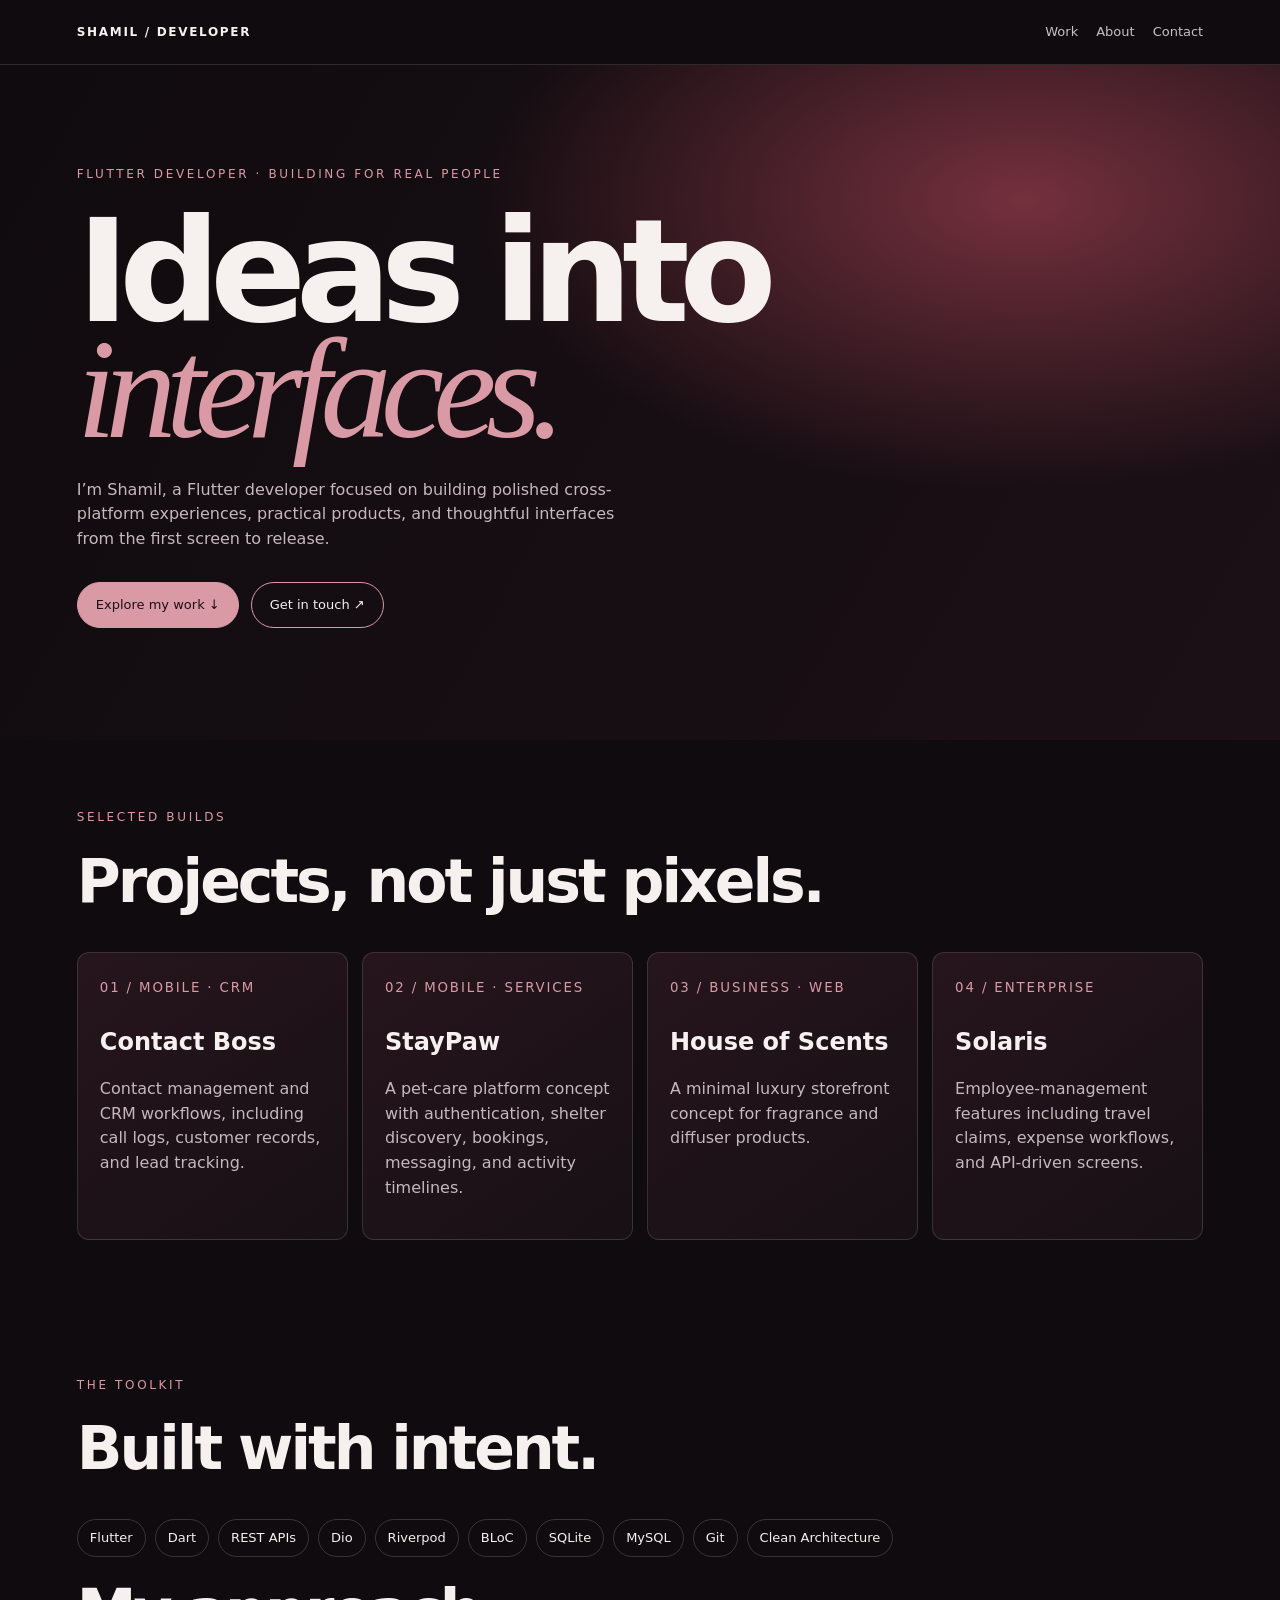
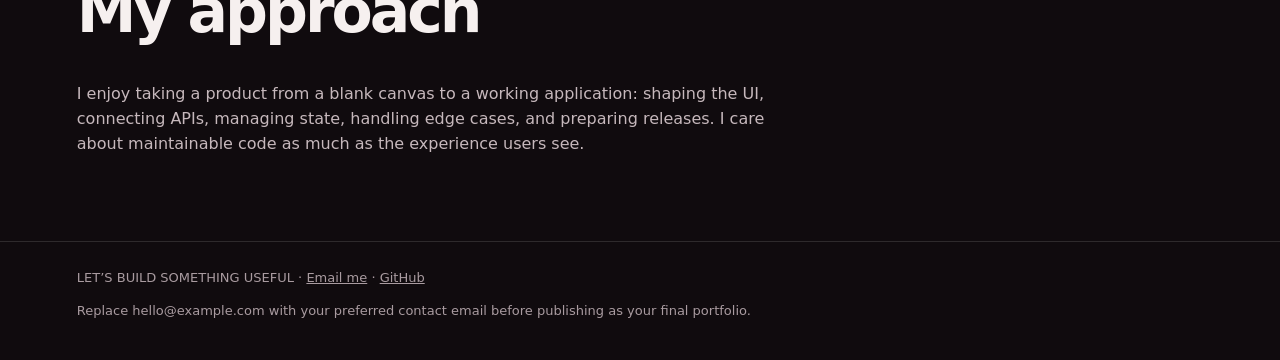
<file: 01-cinematic/index.html>
<!doctype html><html lang="en"><head><meta charset="utf-8"><meta name="viewport" content="width=device-width,initial-scale=1"><meta name="theme-color" content="#120c10"><title>Shamil — The Build Series</title><style>
*{box-sizing:border-box}html{scroll-behavior:smooth}body{margin:0;background:#100b0e;color:#f6f0ef;font:16px/1.55 Inter,system-ui,sans-serif}a{color:inherit}header{display:flex;justify-content:space-between;align-items:center;padding:22px 6vw;border-bottom:1px solid #ffffff20}header b{letter-spacing:.14em;font-size:12px}nav{display:flex;gap:18px;font-size:13px}nav a{text-decoration:none;opacity:.8}.hero{padding:100px 6vw 80px;min-height:75vh;background:radial-gradient(ellipse at 80% 20%,#74303d 0,transparent 38%),linear-gradient(120deg,#100b0e,#1b1016)}.eyebrow{letter-spacing:.22em;color:#d99aa6;font-size:12px}.hero h1{font-size:clamp(58px,12vw,142px);line-height:.82;letter-spacing:-.075em;margin:30px 0}.hero h1 em{font-family:Georgia,serif;font-weight:400;color:#d99aa6}.hero p{max-width:570px;color:#c6b8bc}.buttons{display:flex;gap:12px;flex-wrap:wrap;margin-top:30px}.btn{border:1px solid #d99aa6;border-radius:999px;padding:12px 18px;text-decoration:none;font-size:13px}.btn.primary{background:#d99aa6;color:#1b1016}.section{padding:68px 6vw}.section h2{font-size:clamp(34px,5vw,60px);letter-spacing:-.05em;margin:8px 0 24px}.projects{display:grid;grid-template-columns:repeat(auto-fit,minmax(220px,1fr));gap:14px}.project{border:1px solid #ffffff22;padding:22px;min-height:210px;border-radius:12px;background:linear-gradient(145deg,#26151c,#171014)}.project small{color:#d99aa6;letter-spacing:.14em}.project h3{font-size:24px;margin:24px 0 8px}.project p,.about p{color:#c6b8bc}.skills{display:flex;gap:9px;flex-wrap:wrap}.skills span{border:1px solid #ffffff2b;border-radius:99px;padding:8px 12px;font-size:13px}.about{max-width:720px}footer{padding:26px 6vw;border-top:1px solid #ffffff20;color:#a99ba0;font-size:13px}@media(max-width:520px){nav{gap:10px}header{padding:18px 5vw}.hero{padding:80px 6vw 60px}}
</style></head><body><header><b>SHAMIL / DEVELOPER</b><nav><a href="#work">Work</a><a href="#about">About</a><a href="#contact">Contact</a></nav></header><section class="hero"><div class="eyebrow">FLUTTER DEVELOPER · BUILDING FOR REAL PEOPLE</div><h1>Ideas into<br><em>interfaces.</em></h1><p>I’m Shamil, a Flutter developer focused on building polished cross-platform experiences, practical products, and thoughtful interfaces from the first screen to release.</p><div class="buttons"><a class="btn primary" href="#work">Explore my work ↓</a><a class="btn" href="#contact">Get in touch ↗</a></div></section><section class="section" id="work"><div class="eyebrow">SELECTED BUILDS</div><h2>Projects, not just pixels.</h2><div class="projects"><article class="project"><small>01 / MOBILE · CRM</small><h3>Contact Boss</h3><p>Contact management and CRM workflows, including call logs, customer records, and lead tracking.</p></article><article class="project"><small>02 / MOBILE · SERVICES</small><h3>StayPaw</h3><p>A pet-care platform concept with authentication, shelter discovery, bookings, messaging, and activity timelines.</p></article><article class="project"><small>03 / BUSINESS · WEB</small><h3>House of Scents</h3><p>A minimal luxury storefront concept for fragrance and diffuser products.</p></article><article class="project"><small>04 / ENTERPRISE</small><h3>Solaris</h3><p>Employee-management features including travel claims, expense workflows, and API-driven screens.</p></article></div></section><section class="section" id="about"><div class="eyebrow">THE TOOLKIT</div><h2>Built with intent.</h2><div class="skills"><span>Flutter</span><span>Dart</span><span>REST APIs</span><span>Dio</span><span>Riverpod</span><span>BLoC</span><span>SQLite</span><span>MySQL</span><span>Git</span><span>Clean Architecture</span></div><div class="about"><h2>My approach</h2><p>I enjoy taking a product from a blank canvas to a working application: shaping the UI, connecting APIs, managing state, handling edge cases, and preparing releases. I care about maintainable code as much as the experience users see.</p></div></section><footer id="contact">LET’S BUILD SOMETHING USEFUL · <a href="mailto:hello@example.com">Email me</a> · <a href="https://github.com/xam-i">GitHub</a><p>Replace hello@example.com with your preferred contact email before publishing as your final portfolio.</p></footer></body></html>
</file>
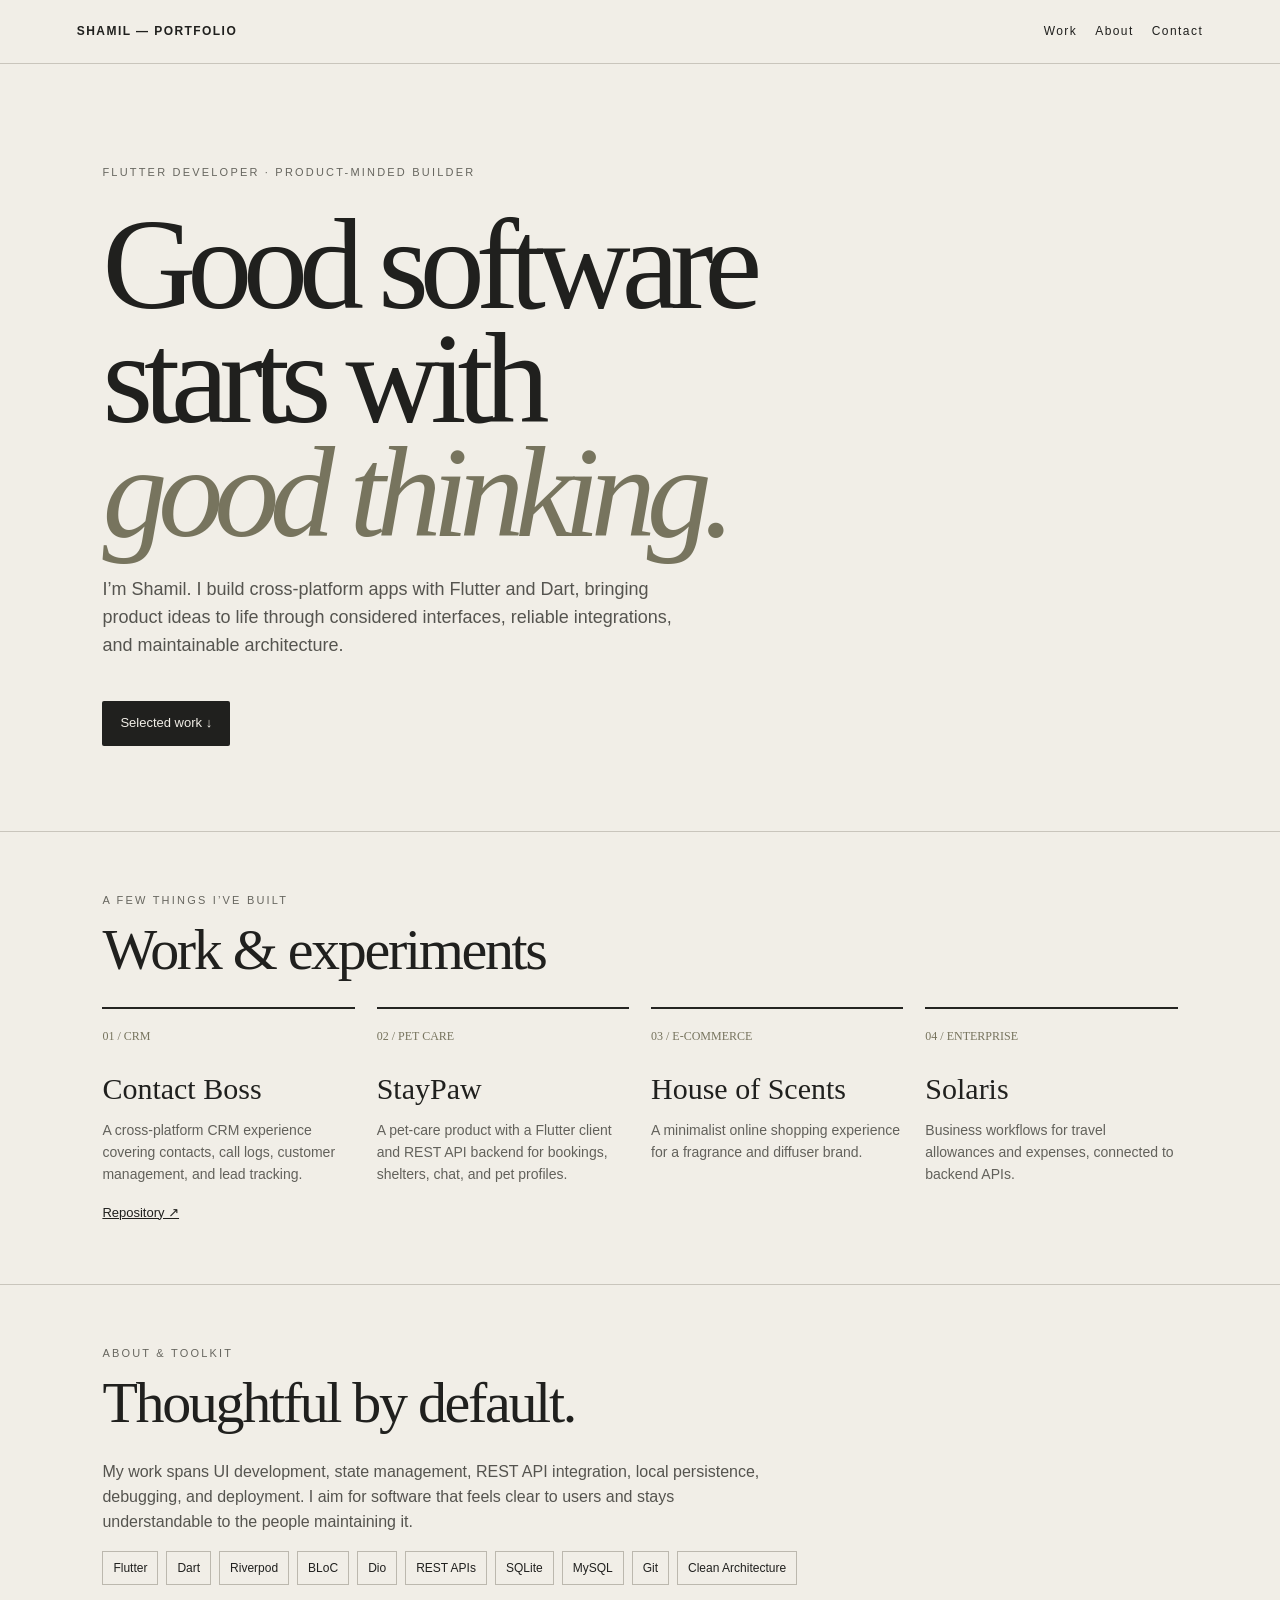
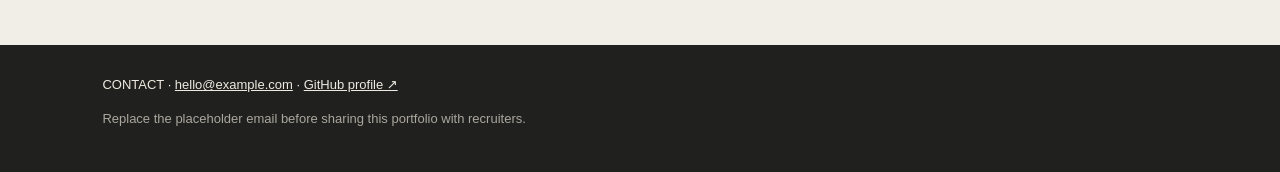
<file: 02-editorial/index.html>
<!doctype html><html lang="en"><head><meta charset="utf-8"><meta name="viewport" content="width=device-width,initial-scale=1"><meta name="theme-color" content="#f1eee7"><title>Shamil — The Independent</title><style>
*{box-sizing:border-box}html{scroll-behavior:smooth}body{margin:0;background:#f1eee7;color:#20201e;font:16px/1.55 Arial,system-ui,sans-serif}a{color:inherit}header{padding:22px 6vw;display:flex;justify-content:space-between;border-bottom:1px solid #c9c5bc;font-size:12px;letter-spacing:.12em}nav{display:flex;gap:18px}nav a{text-decoration:none}.hero{padding:100px 8vw 85px}.kicker{text-transform:uppercase;font-size:11px;letter-spacing:.2em;color:#67665f}.hero h1{font:clamp(58px,11vw,130px)/.88 Georgia,serif;letter-spacing:-.07em;margin:26px 0}.hero h1 em{font-weight:400;color:#77745e}.intro{max-width:600px;font-size:18px;color:#55544f}.cta{display:inline-block;margin-top:24px;background:#20201e;color:#f1eee7;padding:12px 18px;text-decoration:none;border-radius:2px;font-size:13px}.section{padding:60px 8vw;border-top:1px solid #c9c5bc}.section h2{font:clamp(34px,5vw,58px)/1 Georgia,serif;letter-spacing:-.04em;margin:12px 0 28px}.projects{display:grid;grid-template-columns:repeat(auto-fit,minmax(230px,1fr));gap:22px}.project{padding-top:14px;border-top:2px solid #252522}.project .num{font:12px Georgia;color:#77745e}.project h3{font:30px Georgia;margin:25px 0 8px}.project p{color:#62615b;font-size:14px}.project a{font-size:13px}.about{max-width:680px;color:#55544f}.skills{display:flex;flex-wrap:wrap;gap:8px}.skills span{border:1px solid #bcb8ae;padding:7px 10px;font-size:12px}footer{padding:30px 8vw;background:#20201e;color:#eeeae1;font-size:13px}footer p{color:#aaa79f}@media(max-width:520px){.hero{padding:75px 6vw}.section{padding:48px 6vw}header{padding:18px 5vw}nav{gap:10px}}
</style></head><body><header><b>SHAMIL — PORTFOLIO</b><nav><a href="#work">Work</a><a href="#about">About</a><a href="#contact">Contact</a></nav></header><section class="hero"><div class="kicker">Flutter developer · Product-minded builder</div><h1>Good software<br>starts with<br><em>good thinking.</em></h1><p class="intro">I’m Shamil. I build cross-platform apps with Flutter and Dart, bringing product ideas to life through considered interfaces, reliable integrations, and maintainable architecture.</p><a class="cta" href="#work">Selected work ↓</a></section><section class="section" id="work"><div class="kicker">A FEW THINGS I’VE BUILT</div><h2>Work & experiments</h2><div class="projects"><article class="project"><span class="num">01 / CRM</span><h3>Contact Boss</h3><p>A cross-platform CRM experience covering contacts, call logs, customer management, and lead tracking.</p><a href="https://github.com/ufsgit/contactboss">Repository ↗</a></article><article class="project"><span class="num">02 / PET CARE</span><h3>StayPaw</h3><p>A pet-care product with a Flutter client and REST API backend for bookings, shelters, chat, and pet profiles.</p></article><article class="project"><span class="num">03 / E-COMMERCE</span><h3>House of Scents</h3><p>A minimalist online shopping experience for a fragrance and diffuser brand.</p></article><article class="project"><span class="num">04 / ENTERPRISE</span><h3>Solaris</h3><p>Business workflows for travel allowances and expenses, connected to backend APIs.</p></article></div></section><section class="section" id="about"><div class="kicker">ABOUT & TOOLKIT</div><h2>Thoughtful by default.</h2><p class="about">My work spans UI development, state management, REST API integration, local persistence, debugging, and deployment. I aim for software that feels clear to users and stays understandable to the people maintaining it.</p><div class="skills"><span>Flutter</span><span>Dart</span><span>Riverpod</span><span>BLoC</span><span>Dio</span><span>REST APIs</span><span>SQLite</span><span>MySQL</span><span>Git</span><span>Clean Architecture</span></div></section><footer id="contact">CONTACT · <a href="mailto:hello@example.com">hello@example.com</a> · <a href="https://github.com/xam-i">GitHub profile ↗</a><p>Replace the placeholder email before sharing this portfolio with recruiters.</p></footer></body></html>
</file>
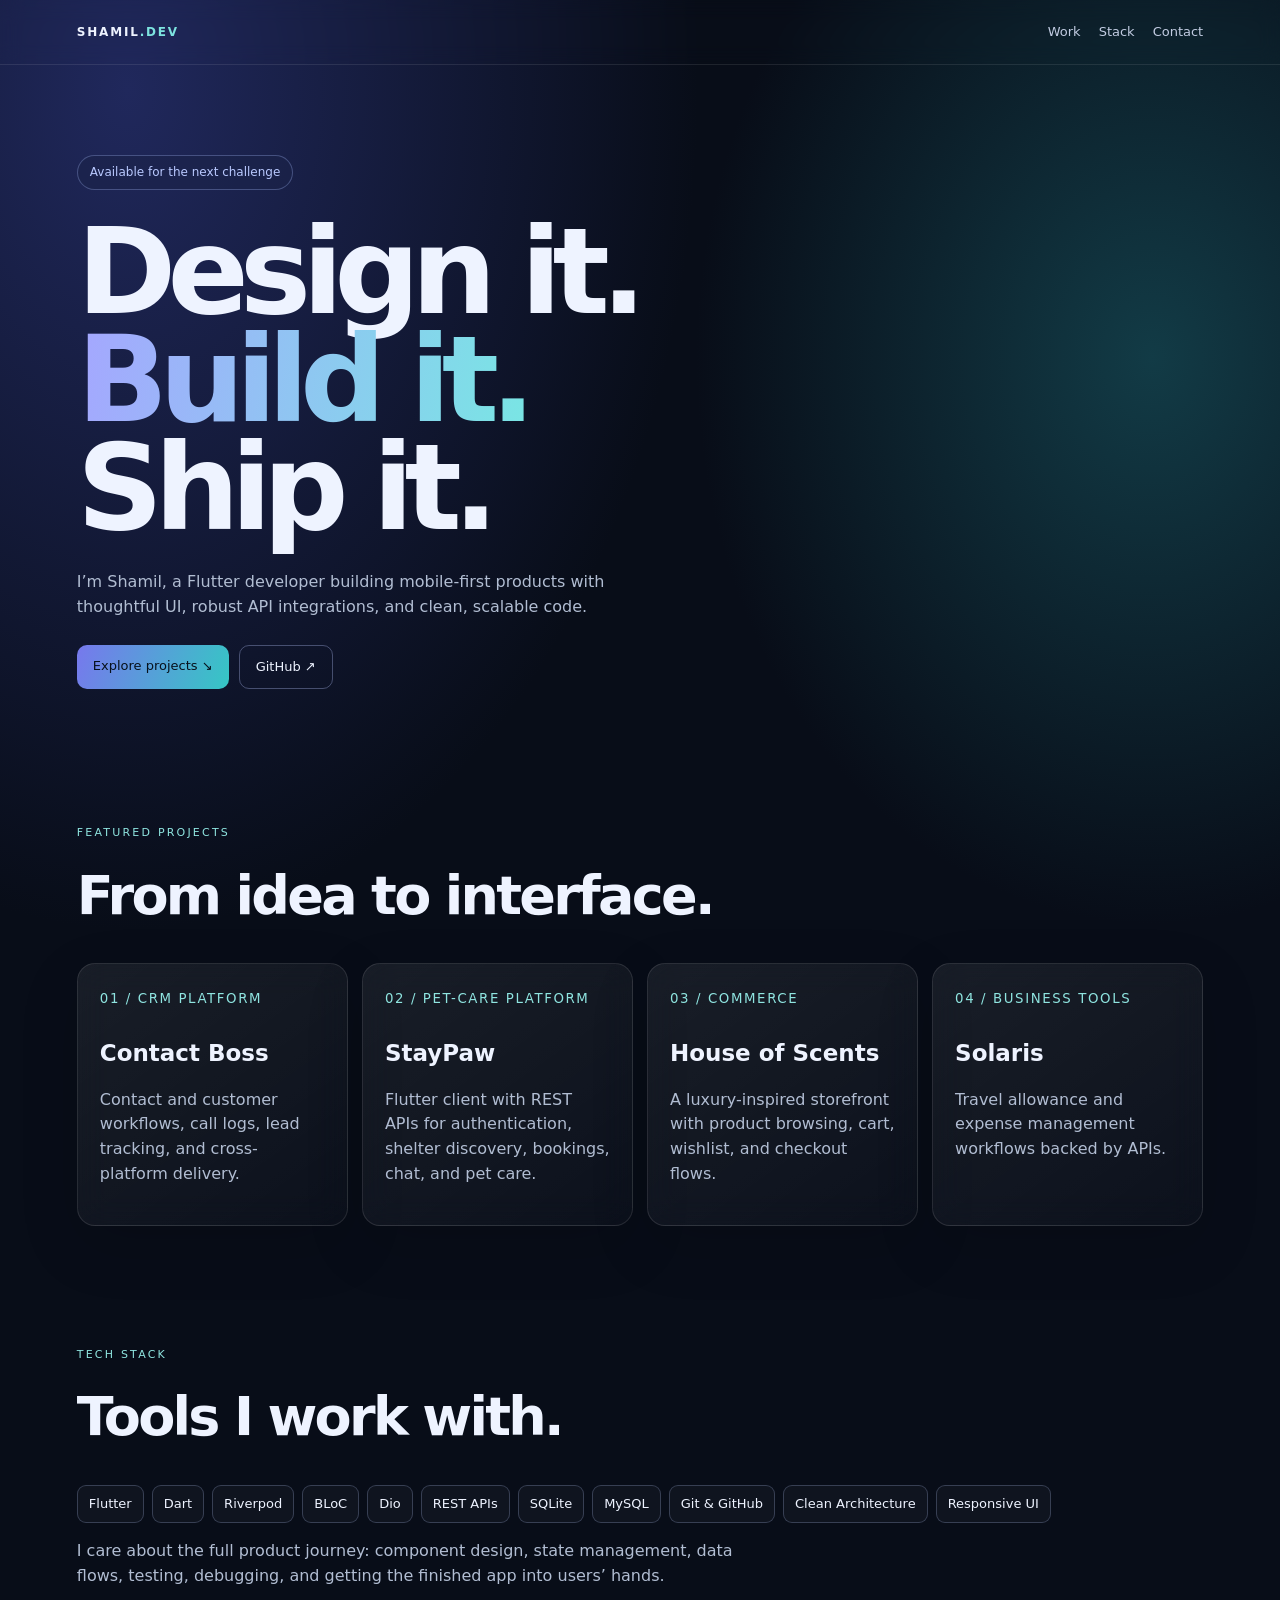
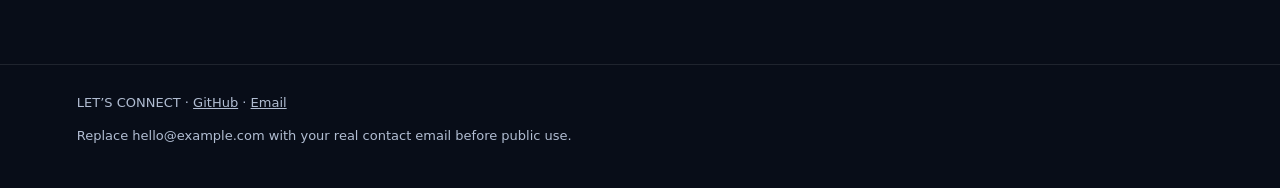
<file: 03-glass/index.html>
<!doctype html><html lang="en"><head><meta charset="utf-8"><meta name="viewport" content="width=device-width,initial-scale=1"><meta name="theme-color" content="#080d18"><title>Shamil — Digital Craft</title><style>
*{box-sizing:border-box}html{scroll-behavior:smooth}body{margin:0;background:#080d18;color:#eef3ff;font:16px/1.55 Inter,system-ui,sans-serif;background-image:radial-gradient(ellipse at 10% 5%,#20285c 0,transparent 35%),radial-gradient(ellipse at 90% 20%,#123b46 0,transparent 28%)}a{color:inherit}header{padding:22px 6vw;display:flex;justify-content:space-between;align-items:center;border-bottom:1px solid #ffffff18;backdrop-filter:blur(10px)}header b{font-size:12px;letter-spacing:.15em}nav{display:flex;gap:18px;font-size:13px}nav a{text-decoration:none;color:#c2cce2}.hero{padding:90px 6vw 75px}.pill{display:inline-block;border:1px solid #7787bf77;background:#1b234a99;border-radius:99px;padding:7px 12px;font-size:12px;color:#b9c9ff}.hero h1{font-size:clamp(55px,10vw,120px);line-height:.9;letter-spacing:-.075em;margin:28px 0}.hero h1 span{background:linear-gradient(100deg,#a5a6ff,#79e6e4);color:transparent;background-clip:text}.hero p{max-width:600px;color:#b1bdd2}.actions{display:flex;gap:10px;flex-wrap:wrap;margin-top:26px}.btn{padding:11px 16px;border-radius:10px;border:1px solid #9ba9d966;text-decoration:none;font-size:13px}.btn.primary{background:linear-gradient(110deg,#7778ed,#35c7c4);color:#07111c;border:0}.section{padding:60px 6vw}.section h2{font-size:clamp(32px,5vw,54px);letter-spacing:-.05em;margin:12px 0 26px}.kicker{font-size:11px;letter-spacing:.2em;color:#8fe5e0}.grid{display:grid;grid-template-columns:repeat(auto-fit,minmax(220px,1fr));gap:14px}.card{border:1px solid #ffffff1c;background:linear-gradient(145deg,#ffffff12,#ffffff05);border-radius:18px;padding:22px;backdrop-filter:blur(16px);min-height:210px;box-shadow:0 20px 60px #0002}.card small{color:#8fe5e0;letter-spacing:.12em}.card h3{font-size:23px;margin:25px 0 8px}.card p,.about{color:#b1bdd2}.tags{display:flex;gap:8px;flex-wrap:wrap}.tags span{border:1px solid #8795bc55;background:#ffffff08;border-radius:9px;padding:8px 11px;font-size:13px}.about{max-width:700px}footer{padding:28px 6vw;border-top:1px solid #ffffff18;color:#b1bdd2;font-size:13px}@media(max-width:520px){header{padding:18px 5vw}nav{gap:10px}.hero{padding:75px 6vw 55px}.section{padding:45px 6vw}}
</style></head><body><header><b>SHAMIL<span style="color:#7de3df">.DEV</span></b><nav><a href="#work">Work</a><a href="#stack">Stack</a><a href="#contact">Contact</a></nav></header><section class="hero"><span class="pill">Available for the next challenge</span><h1>Design it.<br><span>Build it.</span><br>Ship it.</h1><p>I’m Shamil, a Flutter developer building mobile-first products with thoughtful UI, robust API integrations, and clean, scalable code.</p><div class="actions"><a class="btn primary" href="#work">Explore projects ↘</a><a class="btn" href="https://github.com/xam-i">GitHub ↗</a></div></section><section class="section" id="work"><div class="kicker">FEATURED PROJECTS</div><h2>From idea to interface.</h2><div class="grid"><article class="card"><small>01 / CRM PLATFORM</small><h3>Contact Boss</h3><p>Contact and customer workflows, call logs, lead tracking, and cross-platform delivery.</p></article><article class="card"><small>02 / PET-CARE PLATFORM</small><h3>StayPaw</h3><p>Flutter client with REST APIs for authentication, shelter discovery, bookings, chat, and pet care.</p></article><article class="card"><small>03 / COMMERCE</small><h3>House of Scents</h3><p>A luxury-inspired storefront with product browsing, cart, wishlist, and checkout flows.</p></article><article class="card"><small>04 / BUSINESS TOOLS</small><h3>Solaris</h3><p>Travel allowance and expense management workflows backed by APIs.</p></article></div></section><section class="section" id="stack"><div class="kicker">TECH STACK</div><h2>Tools I work with.</h2><div class="tags"><span>Flutter</span><span>Dart</span><span>Riverpod</span><span>BLoC</span><span>Dio</span><span>REST APIs</span><span>SQLite</span><span>MySQL</span><span>Git & GitHub</span><span>Clean Architecture</span><span>Responsive UI</span></div><p class="about">I care about the full product journey: component design, state management, data flows, testing, debugging, and getting the finished app into users’ hands.</p></section><footer id="contact">LET’S CONNECT · <a href="https://github.com/xam-i">GitHub</a> · <a href="mailto:hello@example.com">Email</a><p>Replace hello@example.com with your real contact email before public use.</p></footer></body></html>
</file>
